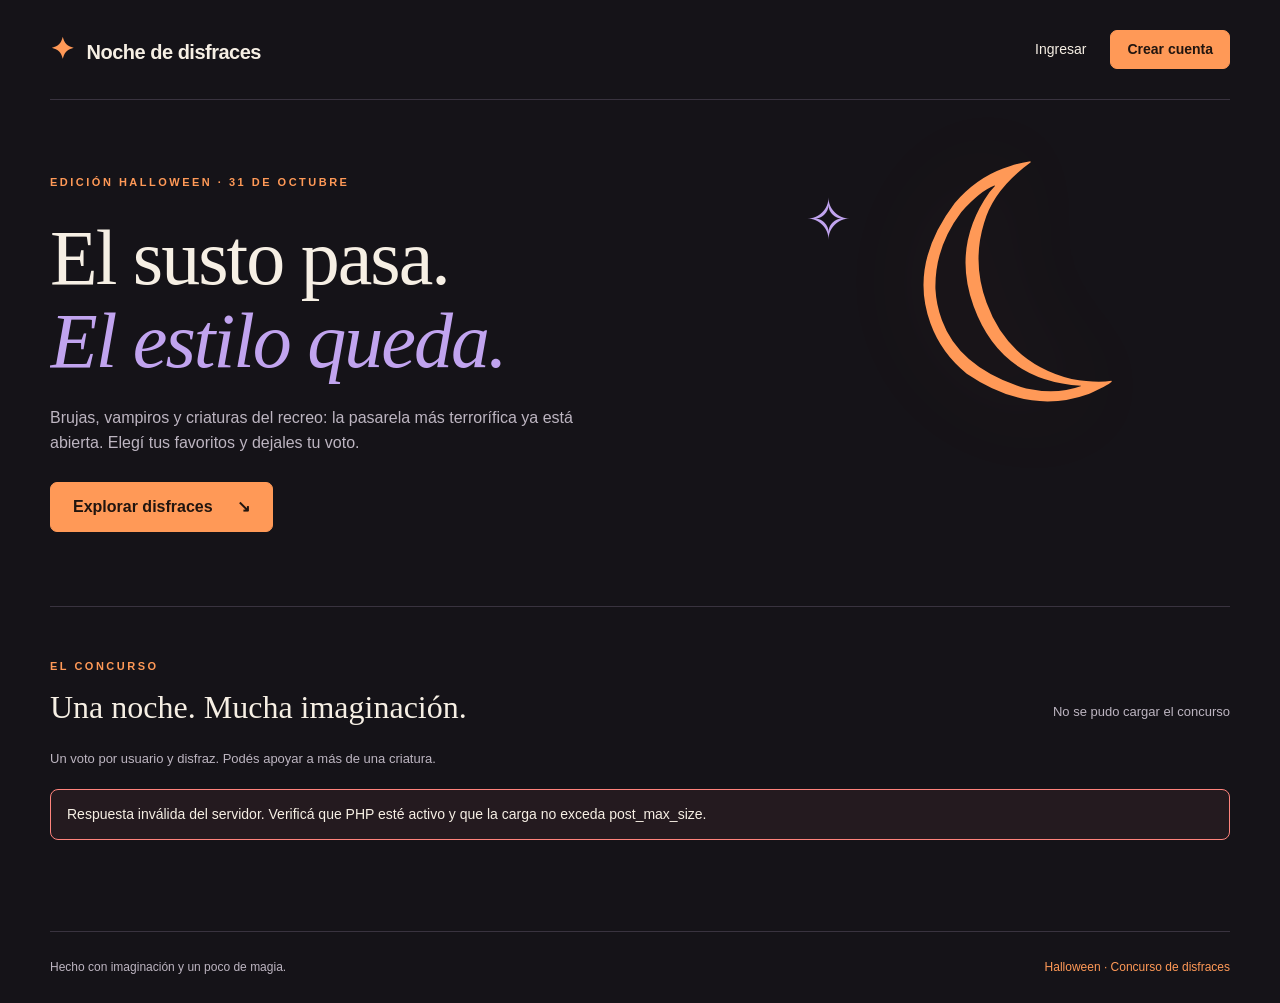
<file: index.html>
<!doctype html>
<html lang="es"><head><meta charset="utf-8"><meta name="viewport" content="width=device-width,initial-scale=1"><title>Noche de disfraces · Halloween</title><link rel="stylesheet" href="assets/style.css"><script src="assets/app.js" defer></script></head>
<body data-page="home"><header class="nav"><a class="brand" href="index.html"><span aria-hidden="true">✦</span> Noche de disfraces</a><nav aria-label="Principal" id="navigation"><a href="login.html">Ingresar</a><a class="button small" href="registro.html">Crear cuenta</a></nav></header>
<main><section class="hero"><span class="eyebrow">EDICIÓN HALLOWEEN · 31 DE OCTUBRE</span><h1>El susto pasa.<br><em>El estilo queda.</em></h1><p>Brujas, vampiros y criaturas del recreo: la pasarela más terrorífica ya está abierta. Elegí tus favoritos y dejales tu voto.</p><a href="#galeria" class="button">Explorar disfraces <span aria-hidden="true">↘</span></a><div class="moon" aria-hidden="true">☾</div><span class="hero-star" aria-hidden="true">✧</span></section>
<section id="galeria"><div class="section-heading"><div><span class="eyebrow">EL CONCURSO</span><h2>Una noche. Mucha imaginación.</h2></div><p id="stats">Cargando disfraces…</p></div><p class="hint">Un voto por usuario y disfraz. Podés apoyar a más de una criatura.</p><div id="message" class="message" role="status" aria-live="polite" hidden></div><div id="costumes" class="grid" aria-busy="true"></div></section></main>
<footer>Hecho con imaginación y un poco de magia. <span>Halloween · Concurso de disfraces</span></footer></body></html>
</file>
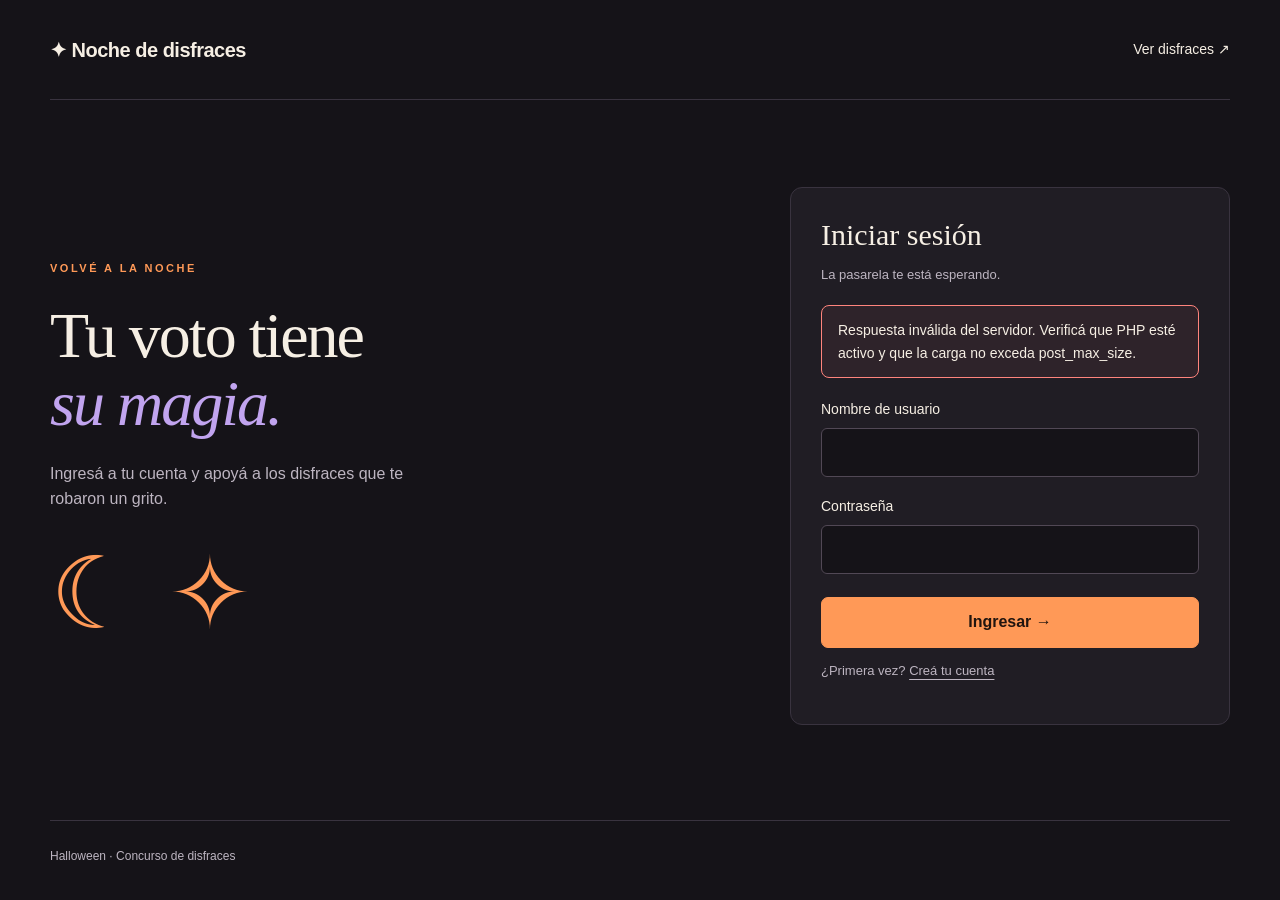
<file: login.html>
<!doctype html><html lang="es"><head><meta charset="utf-8"><meta name="viewport" content="width=device-width,initial-scale=1"><title>Ingresar · Noche de disfraces</title><link rel="stylesheet" href="assets/style.css"><script src="assets/app.js" defer></script></head>
<body data-page="login"><header class="nav"><a class="brand" href="index.html">✦ Noche de disfraces</a><nav><a href="index.html">Ver disfraces ↗</a></nav></header><main class="auth-layout"><section class="auth-intro"><span class="eyebrow">VOLVÉ A LA NOCHE</span><h1>Tu voto tiene<br><em>su magia.</em></h1><p>Ingresá a tu cuenta y apoyá a los disfraces que te robaron un grito.</p><div class="auth-symbol" aria-hidden="true">☾ ✧</div></section><section class="panel"><h2>Iniciar sesión</h2><p class="hint">La pasarela te está esperando.</p><div id="message" class="message" role="status" hidden></div><form id="auth-form"><label for="nombre">Nombre de usuario</label><input id="nombre" name="nombre" required minlength="3" maxlength="50" autocomplete="username"><label for="clave">Contraseña</label><input id="clave" name="clave" type="password" required minlength="8" maxlength="72" autocomplete="current-password"><button class="button full" type="submit">Ingresar →</button></form><p class="hint">¿Primera vez? <a href="registro.html">Creá tu cuenta</a></p></section></main><footer>Halloween · Concurso de disfraces</footer></body></html>
</file>
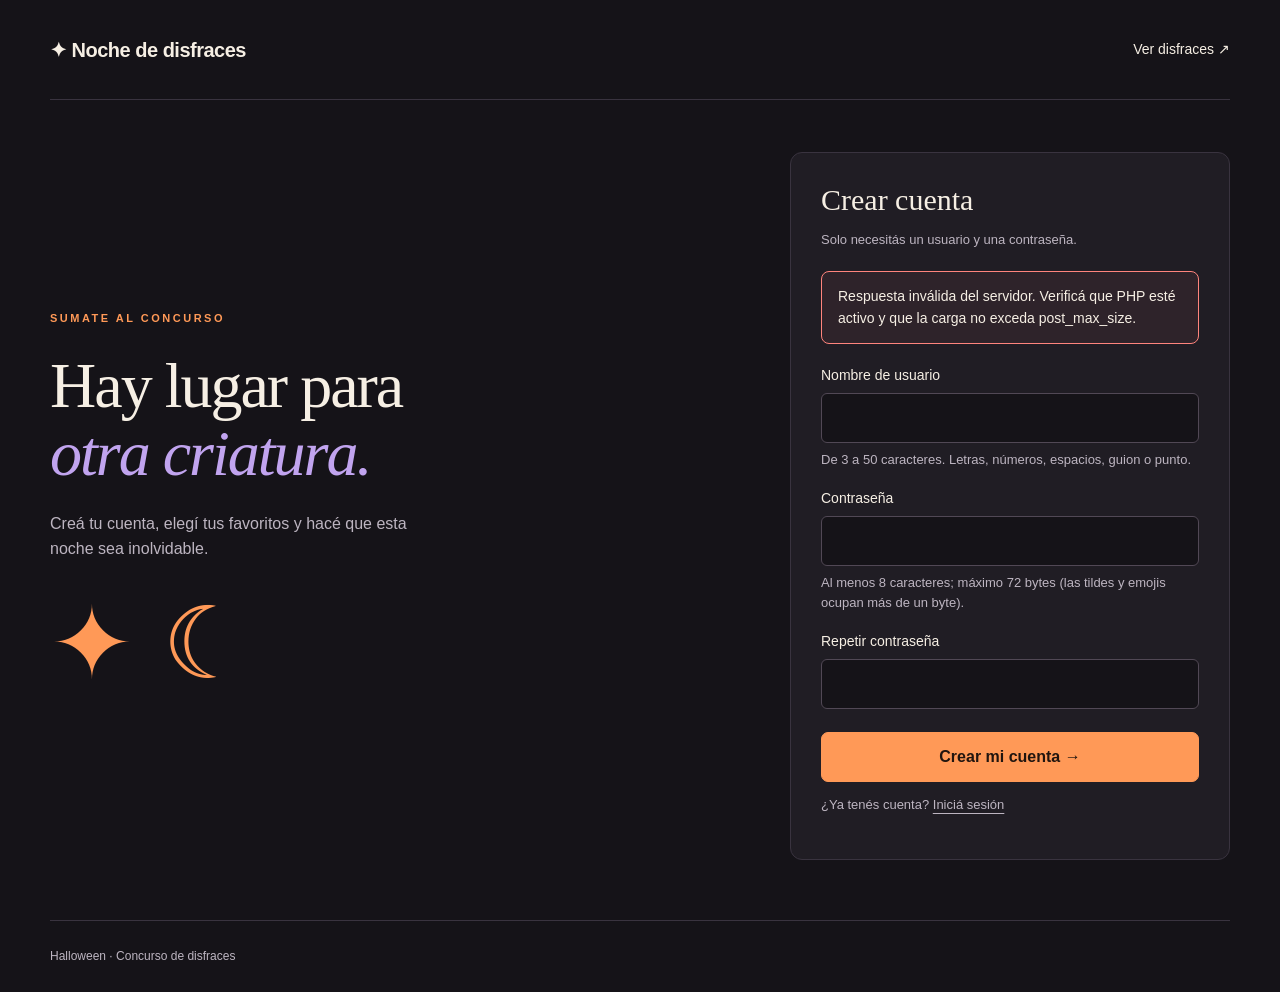
<file: registro.html>
<!doctype html><html lang="es"><head><meta charset="utf-8"><meta name="viewport" content="width=device-width,initial-scale=1"><title>Crear cuenta · Noche de disfraces</title><link rel="stylesheet" href="assets/style.css"><script src="assets/app.js" defer></script></head>
<body data-page="registro"><header class="nav"><a class="brand" href="index.html">✦ Noche de disfraces</a><nav><a href="index.html">Ver disfraces ↗</a></nav></header><main class="auth-layout"><section class="auth-intro"><span class="eyebrow">SUMATE AL CONCURSO</span><h1>Hay lugar para<br><em>otra criatura.</em></h1><p>Creá tu cuenta, elegí tus favoritos y hacé que esta noche sea inolvidable.</p><div class="auth-symbol" aria-hidden="true">✦ ☾</div></section><section class="panel"><h2>Crear cuenta</h2><p class="hint">Solo necesitás un usuario y una contraseña.</p><div id="message" class="message" role="status" hidden></div><form id="auth-form"><label for="nombre">Nombre de usuario</label><input id="nombre" name="nombre" required minlength="3" maxlength="50" autocomplete="username" aria-describedby="name-help"><small id="name-help">De 3 a 50 caracteres. Letras, números, espacios, guion o punto.</small><label for="clave">Contraseña</label><input id="clave" name="clave" type="password" required minlength="8" maxlength="72" autocomplete="new-password" aria-describedby="pass-help"><small id="pass-help">Al menos 8 caracteres; máximo 72 bytes (las tildes y emojis ocupan más de un byte).</small><label for="confirmar">Repetir contraseña</label><input id="confirmar" type="password" required autocomplete="new-password"><button class="button full" type="submit">Crear mi cuenta →</button></form><p class="hint">¿Ya tenés cuenta? <a href="login.html">Iniciá sesión</a></p></section></main><footer>Halloween · Concurso de disfraces</footer></body></html>
</file>
<file: assets/style.css>
:root{color-scheme:dark;--bg:#151318;--panel:#201d24;--text:#f6efe4;--muted:#bdb5c1;--orange:#ff9957;--border:#39333f;--purple:#c1a4ef}*{box-sizing:border-box}html{scroll-behavior:smooth}body{margin:0;background:var(--bg);color:var(--text);font:16px/1.6 'Segoe UI',Arial,sans-serif}a{color:inherit;text-underline-offset:4px}button,input,textarea{font:inherit}button,a,input,textarea{touch-action:manipulation}a:focus-visible,button:focus-visible,input:focus-visible,textarea:focus-visible{outline:3px solid var(--purple);outline-offset:4px}button{cursor:pointer}button:disabled{cursor:default;opacity:.65}[hidden]{display:none!important}.nav,main,footer{width:min(1180px,calc(100% - 64px));margin:auto}.nav{height:100px;border-bottom:1px solid var(--border);display:flex;align-items:center;justify-content:space-between;gap:24px}.brand{font-weight:750;text-decoration:none;font-size:20px;letter-spacing:-.5px}.brand span{color:var(--orange);font-size:29px;margin-right:8px}nav{display:flex;align-items:center;gap:24px}nav a{text-decoration:none;font-size:14px}.button{background:var(--orange);color:#21150f;border:1px solid var(--orange);border-radius:7px;padding:13px 22px;display:inline-flex;align-items:center;justify-content:center;gap:24px;text-decoration:none;font-weight:700;line-height:1.4}.button:hover{background:#ffb078}.button.small{padding:9px 16px;font-size:14px}.secondary{background:transparent;color:var(--text);border:1px solid var(--border);border-radius:7px;padding:10px 15px}.secondary:hover{border-color:var(--purple)}.hero{position:relative;padding:68px 0 74px;border-bottom:1px solid var(--border);overflow:hidden}.eyebrow{color:var(--orange);font-size:11px;letter-spacing:2.5px;font-weight:750}h1{font-family:Georgia,'Times New Roman',serif;font-weight:500;font-size:clamp(46px,6.3vw,78px);line-height:1.07;letter-spacing:-2px;margin:22px 0}h1 em{font-weight:400;color:var(--purple)}.hero p{max-width:535px;color:var(--muted);margin-bottom:26px}.moon{position:absolute;right:3%;top:26px;font-family:Georgia,serif;font-size:330px;line-height:1;color:var(--orange);transform:rotate(-20deg);text-shadow:0 0 110px #ff99571a;pointer-events:none}.hero-star{position:absolute;right:32%;top:75px;font-size:56px;color:var(--purple)}.section-heading{display:flex;justify-content:space-between;gap:24px;align-items:end;margin-top:45px}.section-heading h2{font:32px/1.25 Georgia,serif;margin:9px 0}.section-heading>p{font-size:13px;color:var(--muted);white-space:nowrap}.hint,small{color:var(--muted);font-size:13px}.grid{display:grid;grid-template-columns:repeat(3,minmax(0,1fr));gap:24px;margin:27px 0 64px}.card{border:1px solid var(--border);border-radius:12px;overflow:hidden;background:var(--panel)}.card-image{height:220px;background:#352b44;display:flex;align-items:center;justify-content:center;position:relative}.card:nth-child(3n+2) .card-image{background:#402c2d}.card:nth-child(3n) .card-image{background:#263c3b}.card-image img{width:100%;height:100%;object-fit:cover}.costume-symbol{font-size:90px;filter:drop-shadow(0 12px 20px #0005)}.card-number{position:absolute;left:16px;top:14px;background:#151318c9;border:1px solid #ffffff25;border-radius:30px;padding:3px 12px;font-size:11px;letter-spacing:1px}.card-body{padding:22px;display:flex;flex-direction:column;height:260px}.card h3{font:24px/1.2 Georgia,serif;margin:0 0 12px}.card p{color:var(--muted);font-size:14px;margin:0;overflow-wrap:anywhere;display:-webkit-box;-webkit-line-clamp:3;-webkit-box-orient:vertical;overflow:hidden}.card-actions{display:flex;align-items:center;justify-content:space-between;margin-top:auto;padding-top:18px;border-top:1px solid var(--border);gap:10px}.vote-count{font-size:13px;color:var(--muted)}.vote-count strong{color:var(--text);font-size:22px;margin-right:5px}.message{padding:13px 16px;border:1px solid var(--purple);border-radius:8px;background:#c1a4ef12;margin:20px 0;font-size:14px}.message.error{border-color:#ff847d;background:#ff847d10}.empty{grid-column:1/-1;padding:40px;border:1px dashed var(--border);color:var(--muted);text-align:center}footer{border-top:1px solid var(--border);padding:26px 0;color:var(--muted);font-size:12px;display:flex;justify-content:space-between;gap:16px}footer span{color:var(--orange)}.auth-layout{min-height:calc(100vh - 180px);display:grid;grid-template-columns:1fr 440px;gap:70px;align-items:center;padding-top:52px;padding-bottom:60px}.auth-intro h1{font-size:64px}.auth-intro>p{color:var(--muted);max-width:370px}.auth-symbol{font-size:100px;color:var(--orange);line-height:1.3}.panel{background:var(--panel);border:1px solid var(--border);border-radius:12px;padding:30px}.panel h2{font:30px Georgia,serif;margin:0 0 10px}label{display:block;font-size:14px;margin:18px 0 7px}input,textarea{width:100%;background:var(--bg);border:1px solid #514855;border-radius:6px;color:var(--text);padding:11px 12px}textarea{resize:vertical}small{display:block;margin-top:7px;line-height:1.5}input[type=file]{font-size:12px;padding:10px}.full{width:100%;margin-top:23px}.admin-heading{margin-bottom:30px}.admin-heading h1{font-size:44px}.admin-layout{display:grid;grid-template-columns:370px 1fr;gap:32px;margin-bottom:60px;align-items:start}.admin-layout h2{font:28px Georgia,serif}.admin-list{display:grid;gap:12px}.admin-row{padding:20px;border:1px solid var(--border);border-radius:10px;background:var(--panel)}.admin-row h3{margin:0;font-size:18px;overflow-wrap:anywhere}.admin-row p{color:var(--muted);font-size:13px;white-space:pre-wrap;overflow-wrap:anywhere}.row-actions{display:flex;gap:10px}.danger{color:#ffaaa4}.user-name{font-size:13px;color:var(--purple);max-width:150px;overflow:hidden;text-overflow:ellipsis;white-space:nowrap}
@media(max-width:900px){.moon{font-size:230px;right:-35px;top:50px;opacity:.38}.hero-star{display:none}.hero p,.hero h1,.hero .eyebrow,.hero .button{position:relative;z-index:1}.grid{grid-template-columns:repeat(2,minmax(0,1fr))}.auth-layout{grid-template-columns:1fr 1fr;gap:32px}.auth-intro h1{font-size:48px}.admin-layout{grid-template-columns:310px 1fr}nav{gap:12px;flex-wrap:wrap;justify-content:end}}
@media(max-width:640px){.nav,main,footer{width:calc(100% - 32px)}.nav{height:auto;min-height:86px;padding:18px 0;align-items:start;flex-direction:column;gap:12px}nav{justify-content:start}.hero{padding:46px 0}.hero h1{font-size:52px}.hero p{max-width:85%}.moon{font-size:210px;right:-60px;top:70px;opacity:.23}.grid{grid-template-columns:1fr;gap:22px}.card-image{height:240px}.card-body{height:240px}.section-heading{align-items:start;flex-direction:column;gap:0}.section-heading h2{font-size:29px}.auth-layout,.admin-layout{grid-template-columns:1fr;gap:24px}.auth-layout{padding-top:35px}.auth-intro h1{font-size:46px}.auth-symbol{display:none}.panel{padding:23px}.admin-heading h1{font-size:36px}footer{flex-direction:column}.user-name{max-width:110px}}
</file>
